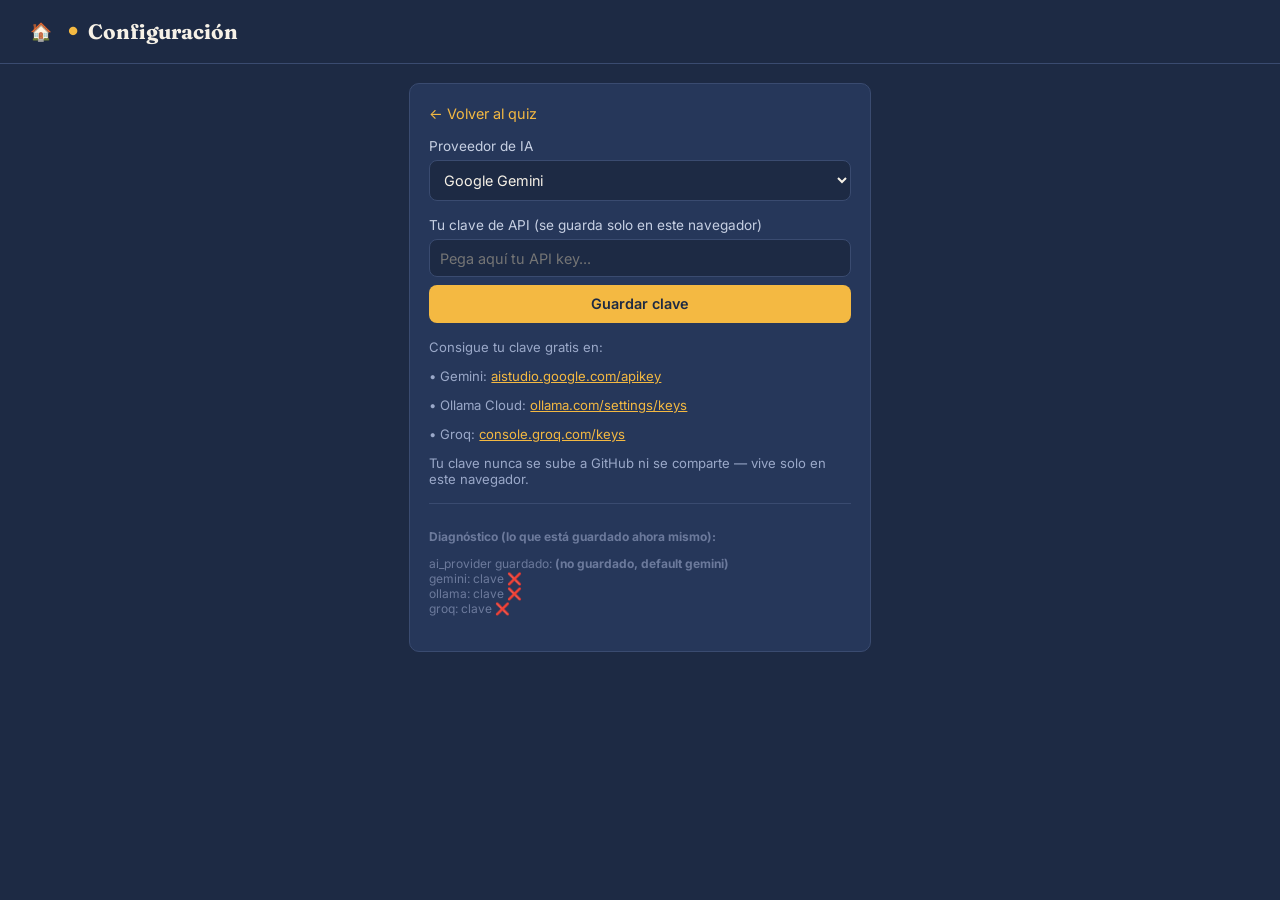
<file: configuracion.html>
<!DOCTYPE html>
<html lang="es">
<head>
<meta charset="UTF-8" />
<meta name="viewport" content="width=device-width, initial-scale=1.0" />
<title>Configuración — Preguntas para ti</title>
<link rel="preconnect" href="https://fonts.googleapis.com">
<link href="https://fonts.googleapis.com/css2?family=Fraunces:opsz,wght@9..144,500;9..144,700&family=Inter:wght@400;500;600&display=swap" rel="stylesheet">
<meta name="theme-color" content="#1D2A44" />
<link rel="manifest" href="manifest.json" />
<link rel="icon" href="icon-192.png" />
<link rel="stylesheet" href="style.css?v=10" />
</head>
<body>

  <header class="topbar">
    <a href="menu.html" class="topbar__settings" title="Menú principal">🏠</a>
    <span class="topbar__mark">●</span>
    <h1 class="topbar__title">Configuración</h1>
  </header>

  <main class="layout" style="grid-template-columns: 1fr; max-width: 500px;">
    <section class="panel">
      <a href="index.html" class="back-link">← Volver al quiz</a>

      <div class="field">
        <label for="providerSelect">Proveedor de IA</label>
        <select id="providerSelect">
          <option value="gemini">Google Gemini</option>
          <option value="ollama">Ollama Cloud</option>
          <option value="groq">Groq</option>
        </select>
      </div>

      <div class="field">
        <label for="apiKeyInput">Tu clave de API (se guarda solo en este navegador)</label>
        <input type="password" id="apiKeyInput" placeholder="Pega aquí tu API key..." />
        <button id="saveKeyBtn" class="btn btn--primary">Guardar clave</button>
        <div id="keyStatus" class="pdf-status"></div>
      </div>

      <div class="field" id="proxyField" style="display: none;">
        <label for="proxyInput" id="proxyLabel">URL de tu proxy (Cloudflare Worker o Deno Deploy)</label>
        <input type="text" id="proxyInput" placeholder="https://tu-proxy.deno.dev" />
        <div class="pdf-status">Necesario para usar este proveedor desde el navegador (evita el bloqueo de CORS).</div>
      </div>

      <div class="field" style="font-size: 0.82rem; color: #9BA9C9;">
        <p>Consigue tu clave gratis en:</p>
        <p>• Gemini: <a href="https://aistudio.google.com/apikey" style="color: var(--sun);">aistudio.google.com/apikey</a></p>
        <p>• Ollama Cloud: <a href="https://ollama.com/settings/keys" style="color: var(--sun);">ollama.com/settings/keys</a></p>
        <p>• Groq: <a href="https://console.groq.com/keys" style="color: var(--sun);">console.groq.com/keys</a></p>
        <p>Tu clave nunca se sube a GitHub ni se comparte — vive solo en este navegador.</p>
      </div>

      <div class="field" style="font-size: 0.75rem; color: #6C7A9C; border-top: 1px solid var(--line); padding-top: 0.8rem;">
        <p><strong>Diagnóstico (lo que está guardado ahora mismo):</strong></p>
        <div id="debugInfo">cargando…</div>
      </div>
    </section>
  </main>

  <script src="app.js?v=31"></script>
</body>
</html>
</file>
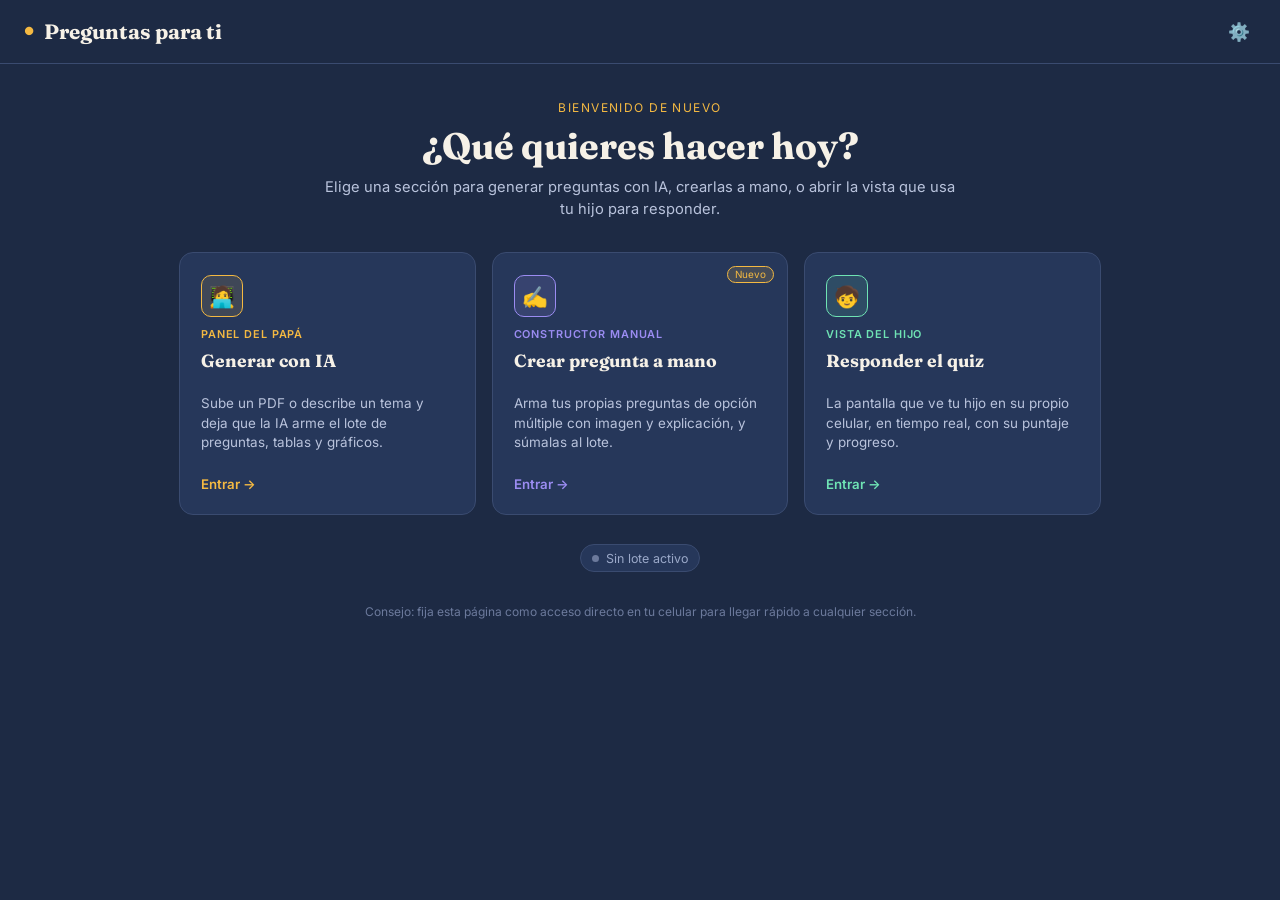
<file: menu.html>
<!DOCTYPE html>
<html lang="es">
<head>
<meta charset="UTF-8" />
<meta name="viewport" content="width=device-width, initial-scale=1.0" />
<title>Menú — Preguntas para ti</title>
<link rel="preconnect" href="https://fonts.googleapis.com">
<link href="https://fonts.googleapis.com/css2?family=Fraunces:opsz,wght@9..144,500;9..144,700&family=Inter:wght@400;500;600;700&display=swap" rel="stylesheet">
<meta name="theme-color" content="#1D2A44" />
<link rel="manifest" href="manifest.json" />
<link rel="icon" href="icon-192.png" />
<link rel="apple-touch-icon" href="icon-192.png" />
<link rel="stylesheet" href="style.css?v=10" />
</head>
<body>

  <header class="topbar">
    <span class="topbar__mark">●</span>
    <h1 class="topbar__title">Preguntas para ti</h1>
    <a href="configuracion.html" class="topbar__settings" title="Configuración">⚙️</a>
  </header>

  <main style="padding: 2rem 1rem 3rem;">

    <section class="menu-hero">
      <span class="menu-hero__kicker">Bienvenido de nuevo</span>
      <h2 class="menu-hero__title">¿Qué quieres hacer hoy?</h2>
      <p class="menu-hero__sub">Elige una sección para generar preguntas con IA, crearlas a mano, o abrir la vista que usa tu hijo para responder.</p>
    </section>

    <div class="menu-grid">

      <a href="index.html" class="menu-card menu-card--papa">
        <span class="menu-card__icon">🧑‍💻</span>
        <span class="menu-card__tag">Panel del papá</span>
        <h3 class="menu-card__title">Generar con IA</h3>
        <p class="menu-card__desc">Sube un PDF o describe un tema y deja que la IA arme el lote de preguntas, tablas y gráficos.</p>
        <span class="menu-card__cta">Entrar →</span>
      </a>

      <a href="constructor.html" class="menu-card menu-card--constructor">
        <span class="menu-card__badge">Nuevo</span>
        <span class="menu-card__icon">✍️</span>
        <span class="menu-card__tag">Constructor manual</span>
        <h3 class="menu-card__title">Crear pregunta a mano</h3>
        <p class="menu-card__desc">Arma tus propias preguntas de opción múltiple con imagen y explicación, y súmalas al lote.</p>
        <span class="menu-card__cta">Entrar →</span>
      </a>

      <a href="hijo.html" class="menu-card menu-card--hijo" id="hijoCard">
        <span class="menu-card__icon">🧒</span>
        <span class="menu-card__tag">Vista del hijo</span>
        <h3 class="menu-card__title">Responder el quiz</h3>
        <p class="menu-card__desc">La pantalla que ve tu hijo en su propio celular, en tiempo real, con su puntaje y progreso.</p>
        <span class="menu-card__cta">Entrar →</span>
      </a>

    </div>

    <div class="menu-status" id="menuStatus">
      <!-- se llena con JS según el estado real guardado en este navegador -->
    </div>

    <p style="text-align:center; margin-top: 2rem; font-size: 0.75rem; color: #6C7A9C;">
      Consejo: fija esta página como acceso directo en tu celular para llegar rápido a cualquier sección.
    </p>
  </main>

  <script>
    // Lee el mismo localStorage que usa index.html (quiz_state) para mostrar
    // un resumen real del lote y el puntaje, sin necesidad de conectarse a Supabase.
    function renderStatus() {
      const box = document.getElementById("menuStatus");
      let state = null;
      try {
        state = JSON.parse(localStorage.getItem("quiz_state") || "null");
      } catch (e) {}

      const items = [];

      if (state && Array.isArray(state.questionBank) && state.questionBank.length > 0) {
        const total = state.questionBank.length;
        const done = Math.max((state.currentIndex ?? -1) + 1, 0);
        items.push(`<span class="menu-status__item"><span class="dot"></span> Lote: pregunta ${Math.min(done, total)} de ${total}</span>`);
      } else {
        items.push(`<span class="menu-status__item"><span class="dot dot--idle"></span> Sin lote activo</span>`);
      }

      if (state && state.score && state.score.total > 0) {
        items.push(`<span class="menu-status__item">Puntaje: ${state.score.correct}/${state.score.total}</span>`);
      }

      box.innerHTML = items.join("");
    }

    renderStatus();

    if ("serviceWorker" in navigator) {
      navigator.serviceWorker.register("sw.js").catch(() => {});
    }
  </script>
</body>
</html>
</file>
<file: style.css>
:root {
  --navy: #1D2A44;
  --navy-soft: #26375A;
  --cream: #F6F1E7;
  --sun: #F4B942;
  --sun-dim: #C99321;
  --line: #3A4B70;
  --font-display: 'Fraunces', serif;
  --font-body: 'Inter', sans-serif;
}

* { box-sizing: border-box; }

body {
  margin: 0;
  background: var(--navy);
  color: var(--cream);
  font-family: var(--font-body);
  min-height: 100vh;
}

.topbar {
  display: flex;
  align-items: center;
  gap: 0.6rem;
  padding: 1.1rem 1.5rem;
  border-bottom: 1px solid var(--line);
}

.topbar__mark {
  color: var(--sun);
  font-size: 0.7rem;
}

.topbar__title {
  font-family: var(--font-display);
  font-weight: 700;
  font-size: 1.3rem;
  margin: 0;
  flex: 1;
}

.topbar__status {
  font-size: 0.8rem;
  color: #9BA9C9;
}

.topbar__score {
  font-family: var(--font-display);
  font-weight: 700;
  font-size: 1rem;
  color: var(--sun);
  white-space: nowrap;
}

.progress-bar {
  width: 100%;
  height: 8px;
  background: var(--navy);
  border: 1px solid var(--line);
  border-radius: 999px;
  overflow: hidden;
  margin-top: 0.5rem;
}

.progress-bar__fill {
  height: 100%;
  background: var(--sun);
  border-radius: 999px;
  transition: width 0.35s ease;
}

.share-box {
  background: rgba(244, 185, 66, 0.1);
  border: 1px solid var(--sun);
  border-radius: 8px;
  padding: 0.7rem;
  font-size: 0.85rem;
  margin-bottom: 1rem;
}

.share-link {
  margin-top: 0.4rem;
  font-family: monospace;
  font-size: 0.8rem;
  color: var(--sun);
  word-break: break-all;
  user-select: all;
}

.question-text {
  margin-bottom: 0.6rem;
}

.quiz-image {
  width: 100%;
  max-width: 100%;
  height: auto;
  max-height: 60vh;
  object-fit: contain;
  border-radius: 8px;
  margin-bottom: 0.6rem;
  display: block;
}

.quiz-table {
  border-collapse: collapse;
  margin: 0.6rem 0;
  font-size: 0.9rem;
}

.quiz-table td {
  border: 1px solid var(--line);
  padding: 0.4rem 0.7rem;
  text-align: center;
}

.quiz-chart {
  width: 100%;
  max-width: 320px;
  height: auto;
  margin: 0.6rem 0;
  display: block;
}

.topbar__settings {
  text-decoration: none;
  font-size: 1.1rem;
  padding: 0.2rem 0.4rem;
  border-radius: 6px;
}

.topbar__settings:hover {
  background: var(--navy-soft);
}

.back-link {
  display: inline-block;
  color: var(--sun);
  text-decoration: none;
  font-size: 0.9rem;
  margin-bottom: 1rem;
}

.layout {
  display: grid;
  grid-template-columns: 1fr;
  gap: 1.2rem;
  padding: 1.2rem;
  max-width: 900px;
  margin: 0 auto;
  min-width: 0;
}

@media (min-width: 880px) {
  .layout {
    grid-template-columns: 1fr 1.1fr 1fr;
    align-items: start;
  }
}

.panel {
  background: var(--navy-soft);
  border: 1px solid var(--line);
  border-radius: 10px;
  padding: 1.2rem;
  min-width: 0;
}

.panel__label {
  font-family: var(--font-display);
  font-size: 1rem;
  font-weight: 500;
  margin: 0 0 0.9rem 0;
  color: var(--sun);
}

.field { margin-bottom: 1rem; }

.field label {
  display: block;
  font-size: 0.85rem;
  margin-bottom: 0.4rem;
  color: #C7D0E3;
}

textarea {
  width: 100%;
  min-height: 80px;
  background: var(--navy);
  border: 1px solid var(--line);
  border-radius: 8px;
  color: var(--cream);
  font-family: var(--font-body);
  font-size: 0.9rem;
  padding: 0.6rem;
  resize: vertical;
}

textarea:focus, .btn:focus {
  outline: 2px solid var(--sun);
  outline-offset: 2px;
}

.btn {
  border: none;
  border-radius: 8px;
  padding: 0.65rem 1rem;
  font-family: var(--font-body);
  font-weight: 600;
  font-size: 0.9rem;
  cursor: pointer;
  width: 100%;
}

.btn:disabled {
  opacity: 0.4;
  cursor: not-allowed;
}

.btn--primary {
  background: var(--sun);
  color: var(--navy);
}
.btn--primary:hover:not(:disabled) { background: var(--sun-dim); }

.btn--secondary {
  background: transparent;
  border: 1px solid var(--sun);
  color: var(--sun);
  margin-top: 0.6rem;
}

.question-box {
  background: var(--navy);
  border: 1px solid var(--line);
  border-radius: 8px;
  padding: 0.8rem;
  font-size: 0.95rem;
  min-height: 3rem;
  min-width: 0;
  overflow-wrap: break-word;
}

.question-box--child {
  border-color: var(--sun);
}

.question-meta {
  display: flex;
  justify-content: space-between;
  align-items: center;
  flex-wrap: wrap;
  gap: 0.4rem;
  margin-bottom: 0.6rem;
}

.question-meta__subject {
  background: rgba(244, 185, 66, 0.15);
  border: 1px solid var(--sun);
  color: var(--sun);
  font-size: 0.72rem;
  font-weight: 600;
  padding: 0.2rem 0.6rem;
  border-radius: 999px;
}

.question-meta__counter {
  background: var(--navy-soft);
  border: 1px solid var(--line);
  color: #B9C3DC;
  font-size: 0.72rem;
  padding: 0.2rem 0.65rem;
  border-radius: 999px;
}

input[type="number"] {
  width: 100%;
  background: var(--navy);
  border: 1px solid var(--line);
  border-radius: 8px;
  color: var(--cream);
  font-family: var(--font-body);
  font-size: 0.9rem;
  padding: 0.6rem;
}

.options-list {
  display: flex;
  flex-direction: column;
  gap: 0.5rem;
}

.option-btn {
  text-align: left;
  background: var(--navy);
  border: 1px solid var(--line);
  border-radius: 8px;
  color: var(--cream);
  font-family: var(--font-body);
  font-size: 0.9rem;
  padding: 0.65rem 0.8rem;
  cursor: pointer;
}

.option-btn:hover:not(:disabled) {
  border-color: var(--sun);
}

.option-btn:disabled {
  cursor: not-allowed;
  opacity: 0.6;
}

.option-btn--correct {
  border-color: #6FE3B4;
  background: rgba(111, 227, 180, 0.12);
}

.option-btn--wrong {
  border-color: #E36F6F;
  background: rgba(227, 111, 111, 0.12);
}

.feedback {
  font-size: 0.85rem;
  min-height: 1.2rem;
  color: #9BA9C9;
}

.timeline {
  padding: 1.2rem 0.4rem;
}

.timeline__list {
  list-style: none;
  margin: 0;
  padding: 0.5rem 0.8rem 0.5rem 0;
  border-left: 2px solid var(--line);
  max-height: 340px;
  overflow-y: auto;
}

.timeline__item {
  position: relative;
  padding: 0 0 1.1rem 1.2rem;
  font-size: 0.88rem;
}

.timeline__item::before {
  content: '';
  position: absolute;
  left: -5px;
  top: 4px;
  width: 8px;
  height: 8px;
  border-radius: 50%;
  background: var(--sun);
}

.timeline__item--correct::before {
  background: #6FE3B4;
}

.timeline__item--incorrect::before {
  background: #E36F6F;
}

.timeline__item--review::before {
  background: #9B8CF2;
}

.timeline__item--correct {
  color: #A9F0D1;
}

.timeline__item--incorrect {
  color: #F3B3B3;
}

.timeline__who {
  display: block;
  font-size: 0.72rem;
  text-transform: none;
  color: #9BA9C9;
  margin-bottom: 0.2rem;
}

.footer {
  text-align: center;
  padding: 1rem;
  font-size: 0.75rem;
  color: #6C7A9C;
}

select {
  width: 100%;
  background: var(--navy);
  border: 1px solid var(--line);
  border-radius: 8px;
  color: var(--cream);
  font-family: var(--font-body);
  font-size: 0.9rem;
  padding: 0.6rem;
}

input[type="password"],
input[type="text"] {
  width: 100%;
  background: var(--navy);
  border: 1px solid var(--line);
  border-radius: 8px;
  color: var(--cream);
  font-family: var(--font-body);
  font-size: 0.9rem;
  padding: 0.6rem;
  margin-bottom: 0.5rem;
}

input[type="file"] {
  width: 100%;
  font-size: 0.85rem;
  color: var(--cream);
  padding: 0.5rem 0;
}

.pdf-status {
  font-size: 0.8rem;
  color: #9BA9C9;
  margin-top: 0.3rem;
}

/* =======================================================
   MENÚ PRINCIPAL (menu.html)
   ======================================================= */
.menu-hero {
  text-align: center;
  max-width: 640px;
  margin: 0 auto 2rem;
}

.menu-hero__kicker {
  display: inline-block;
  color: var(--sun);
  font-size: 0.75rem;
  letter-spacing: 0.12em;
  text-transform: uppercase;
  margin-bottom: 0.5rem;
}

.menu-hero__title {
  font-family: var(--font-display);
  font-weight: 700;
  font-size: clamp(1.6rem, 5vw, 2.3rem);
  margin: 0 0 0.5rem;
}

.menu-hero__sub {
  color: #B9C3DC;
  font-size: 0.92rem;
  line-height: 1.5;
  margin: 0;
}

.menu-grid {
  display: grid;
  grid-template-columns: 1fr;
  gap: 1rem;
  max-width: 960px;
  margin: 0 auto;
  padding: 0 1.2rem;
}

@media (min-width: 760px) {
  .menu-grid { grid-template-columns: repeat(3, 1fr); }
}

.menu-card {
  position: relative;
  background: var(--navy-soft);
  border: 1px solid var(--line);
  border-radius: 14px;
  padding: 1.4rem 1.3rem;
  display: flex;
  flex-direction: column;
  gap: 0.6rem;
  text-decoration: none;
  color: var(--cream);
  transition: transform 0.15s ease, border-color 0.15s ease;
}

.menu-card:hover {
  transform: translateY(-3px);
  border-color: var(--accent, var(--sun));
}

.menu-card__icon {
  width: 42px;
  height: 42px;
  border-radius: 10px;
  display: flex;
  align-items: center;
  justify-content: center;
  font-size: 1.3rem;
  background: rgba(244, 185, 66, 0.12);
  border: 1px solid var(--accent, var(--sun));
}

.menu-card--hijo .menu-card__icon { background: rgba(111, 227, 180, 0.12); }
.menu-card--constructor .menu-card__icon { background: rgba(155, 140, 242, 0.14); }

.menu-card__tag {
  font-size: 0.68rem;
  letter-spacing: 0.08em;
  text-transform: uppercase;
  color: var(--accent, var(--sun));
  font-weight: 600;
}

.menu-card__title {
  font-family: var(--font-display);
  font-weight: 700;
  font-size: 1.1rem;
  margin: 0;
}

.menu-card__desc {
  font-size: 0.84rem;
  color: #B9C3DC;
  line-height: 1.45;
  flex: 1;
}

.menu-card__cta {
  font-size: 0.83rem;
  font-weight: 600;
  color: var(--accent, var(--sun));
}

.menu-card--papa { --accent: #F4B942; }
.menu-card--hijo { --accent: #6FE3B4; }
.menu-card--constructor { --accent: #9B8CF2; }

.menu-card__badge {
  position: absolute;
  top: 0.8rem;
  right: 0.8rem;
  font-size: 0.62rem;
  background: rgba(244, 185, 66, 0.15);
  border: 1px solid var(--sun);
  color: var(--sun);
  padding: 0.12rem 0.45rem;
  border-radius: 999px;
}

.menu-status {
  margin: 1.8rem auto 0;
  max-width: 960px;
  display: flex;
  flex-wrap: wrap;
  gap: 0.7rem;
  justify-content: center;
  padding: 0 1.2rem;
}

.menu-status__item {
  display: flex;
  align-items: center;
  gap: 0.4rem;
  background: var(--navy-soft);
  border: 1px solid var(--line);
  padding: 0.35rem 0.7rem;
  border-radius: 999px;
  font-size: 0.78rem;
  color: #9BA9C9;
}

.dot {
  width: 7px;
  height: 7px;
  border-radius: 50%;
  background: #6FE3B4;
}

.dot--idle { background: #6C7A9C; }

/* =======================================================
   CONSTRUCTOR MANUAL (constructor.html)
   ======================================================= */
.option-row {
  display: flex;
  align-items: center;
  gap: 0.5rem;
  margin-bottom: 0.5rem;
}

.option-row input[type="radio"] {
  accent-color: var(--sun);
  width: 18px;
  height: 18px;
  flex-shrink: 0;
}

.option-row input[type="text"] {
  flex: 1;
  margin-bottom: 0;
}

.option-row__remove {
  background: transparent;
  border: none;
  color: #E36F6F;
  font-size: 1.1rem;
  cursor: pointer;
  padding: 0.2rem 0.4rem;
}

.question-preview-card {
  background: var(--navy);
  border: 1px solid var(--line);
  border-radius: 8px;
  padding: 0.7rem 0.8rem;
  margin-bottom: 0.6rem;
  font-size: 0.85rem;
}

.question-preview-card__top {
  display: flex;
  justify-content: space-between;
  align-items: flex-start;
  gap: 0.6rem;
}

.question-preview-card__remove {
  background: transparent;
  border: 1px solid var(--line);
  color: #E36F6F;
  border-radius: 6px;
  padding: 0.15rem 0.5rem;
  cursor: pointer;
  flex-shrink: 0;
}

.scroll-list {
  max-height: 62vh;
  overflow-y: auto;
  padding-right: 6px;
  margin-bottom: 0.9rem;
}

.scroll-list::-webkit-scrollbar { width: 6px; }
.scroll-list::-webkit-scrollbar-track { background: transparent; }
.scroll-list::-webkit-scrollbar-thumb {
  background: var(--line);
  border-radius: 999px;
}

.bank-card {
  display: flex;
  align-items: flex-start;
  gap: 0.6rem;
  background: var(--navy);
  border: 1px solid var(--line);
  border-radius: 8px;
  padding: 0.7rem 0.8rem;
  margin-bottom: 0.6rem;
  font-size: 0.85rem;
}

.bank-card input[type="checkbox"] {
  accent-color: var(--sun);
  width: 18px;
  height: 18px;
  margin-top: 0.15rem;
  flex-shrink: 0;
}

.bank-card__body { flex: 1; min-width: 0; }

.bank-card__meta { color: #9BA9C9; margin-top: 0.25rem; }

.bank-card__delete {
  background: transparent;
  border: 1px solid var(--line);
  color: #E36F6F;
  border-radius: 6px;
  padding: 0.15rem 0.5rem;
  cursor: pointer;
  flex-shrink: 0;
}
</file>
